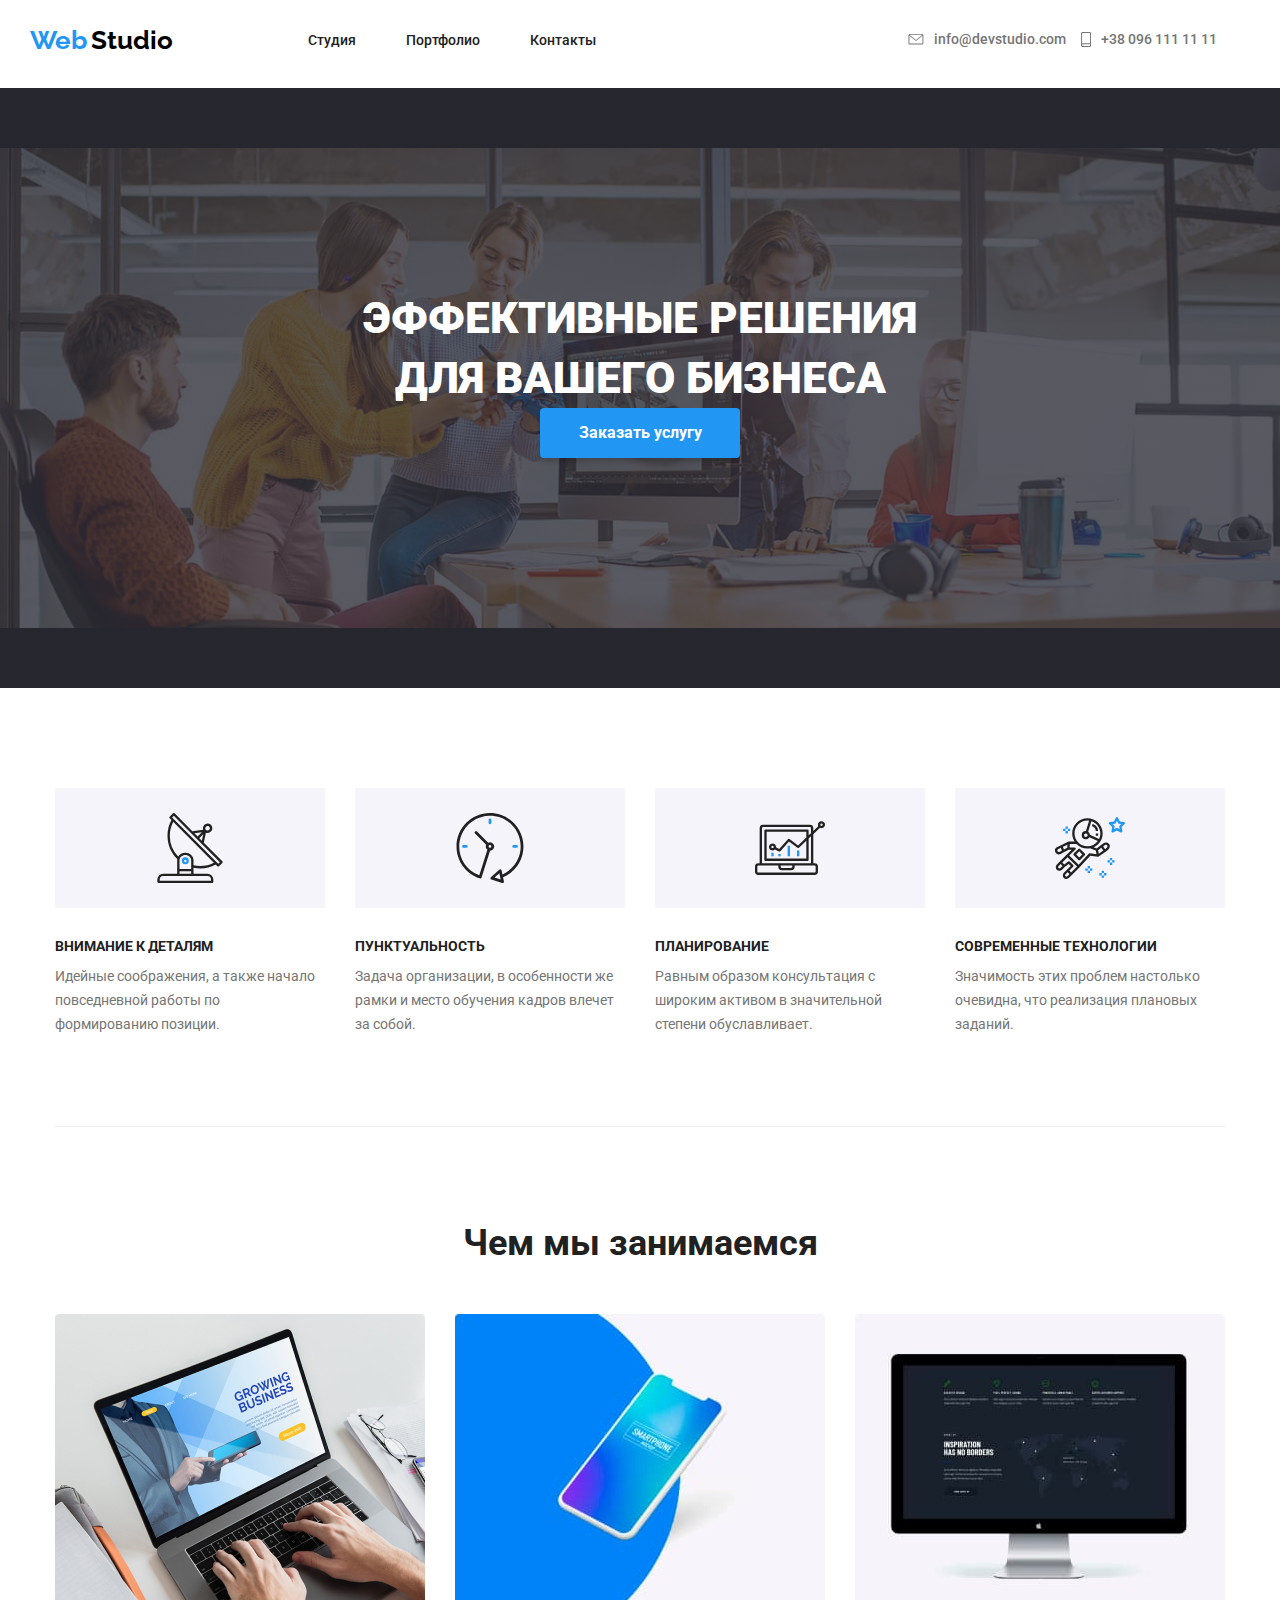
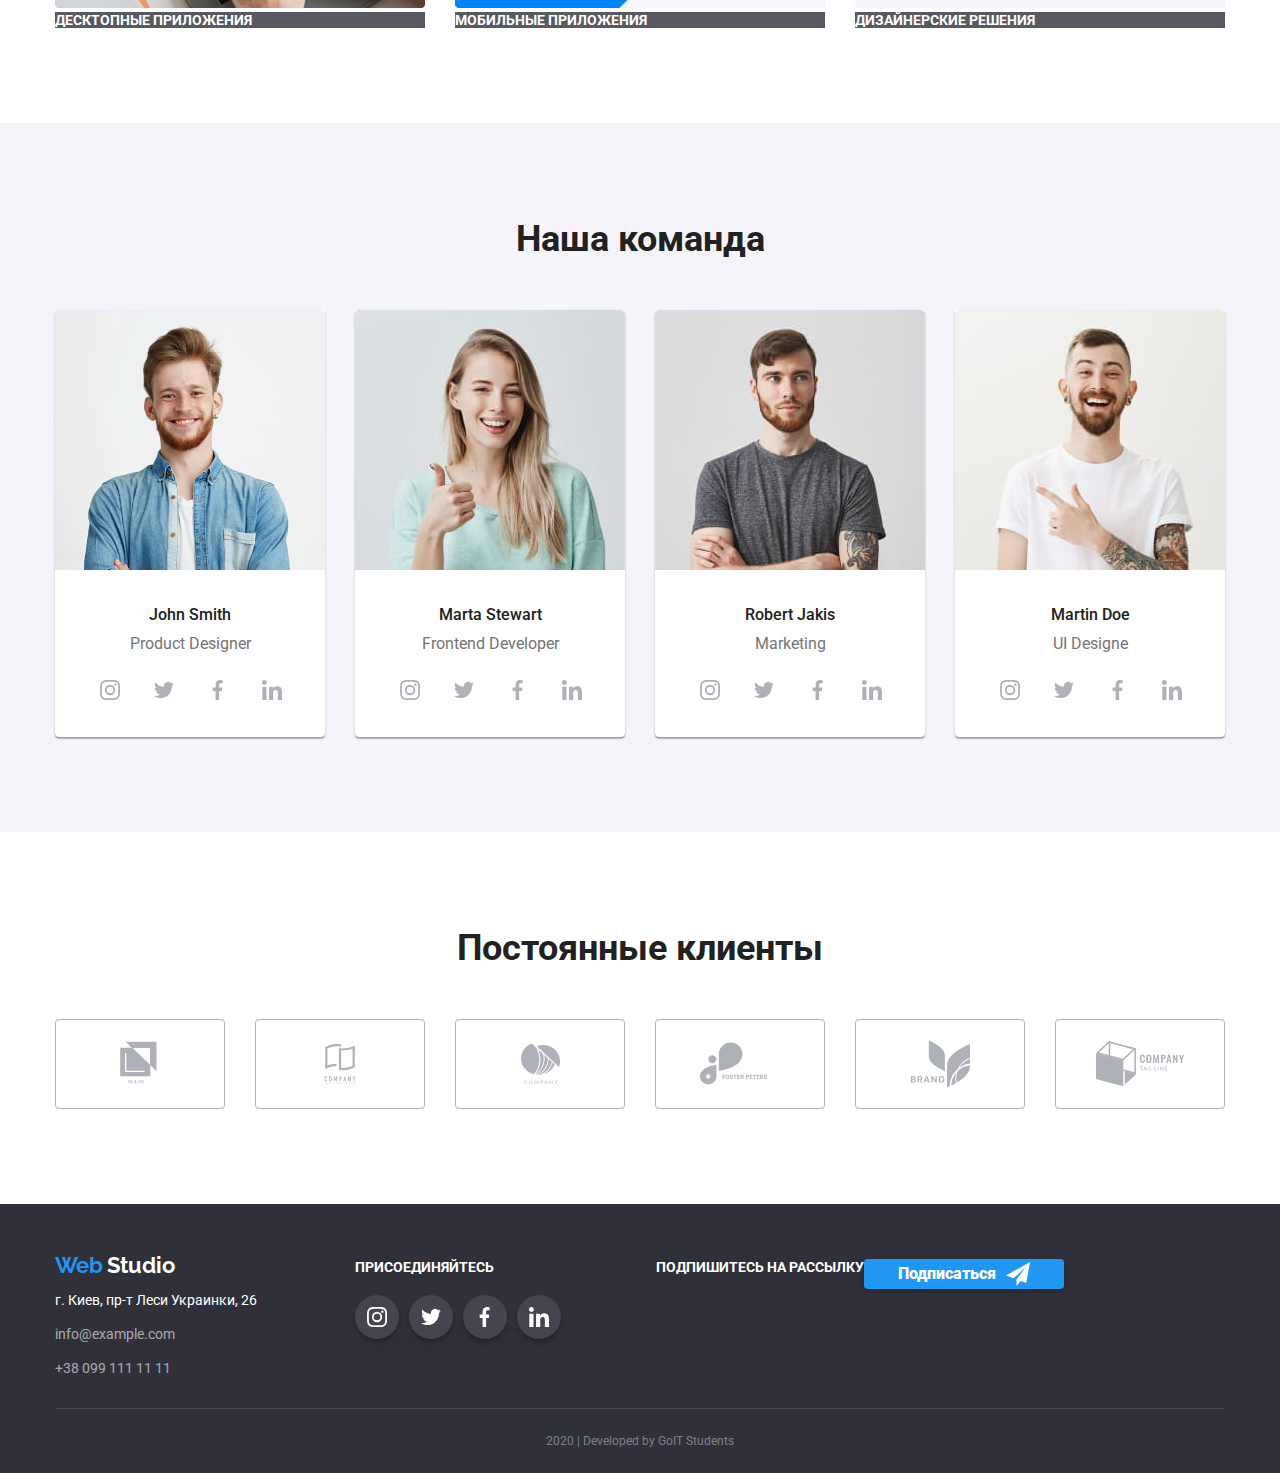
<file: index.html>
<!DOCTYPE html>
<html lang="en">

<head>
  <meta charset="UTF-8" />
  <meta name="viewport" content="width=device-width, initial-scale=1.0" />
  <link href="https://fonts.googleapis.com/css2?family=Raleway:wght@700&family=Roboto:wght@400;500;700;900&display=swap"
    rel="stylesheet" />
  <link rel="stylesheet" href="css/style.css" />
  <link rel="stylesheet" href="css/normalize.css" />
  <title>Web Studio</title>
</head>

<body>
  <!--LOgo and top navigation-->
  <header>
    <section class="header-section">
      <h2 class="invisible-item">Web studio</h2>
      <div class="header-container">
        <div class="section-nav-container">
          <div class="logo-container">
            <a class="logo-item" href="/"><span class="color-web">Web</span>
              <span class="color-studio">Studio</span></a>
          </div>
          <nav>
            <div class="nav-container">
              <div class="nav-container-item">
                <ul class="nav-list">
                  <li class="nav-item"><a href="index.html">Студия</a></li>
                  <li class="nav-item">
                    <a href="portfolio.html">Портфолио</a>
                  </li>
                  <li class="nav-item"><a href="#">Контакты</a></li>
                </ul>
              </div>
              <div class="adress-item-container">
                <ul class="adress-list">
                  <li class="adress-item">
                    <div class="number-site-container">
                      <a class="number-site" href="mailto:info@devstudio.com">
                        <svg class="icon-letter">
                          <use href="./images/icon-sprite.svg#icon-envelope">
                        </svg>
                        info@devstudio.com</a>
                    </div>
                  </li>
                  <li class="adress-item">
                    <div class="number-site-container">
                      <a class="number-site" href="tel:+380961111111">
                        <svg class="icon-smartfone">
                          <use href="./images/icon-sprite.svg#icon-smartphone"></use>
                        </svg>
                        +38 096 111 11 11</a>
                    </div>
                  </li>
                </ul>
              </div>
            </div>
          </nav>
        </div>
      </div>
    </section>
  </header>
  <main>
    <!---Banner-->
    <section class="banner">
      <h2 class="invisible-item">Баннер</h2>
      <div class="banner-container">
        <div class="banner-hero-icon">
          <div class="banner-item-container">
            <h1 class="banner-title">
              эффективные решения<br />
              для вашего бизнеса
            </h1>

            <button class="banner-button">Заказать услугу</button>

          </div>
        </div>
      </div>
    </section>
    <!---Advantages image-->
    <section class="advantages-section">
      <h2 class="invisible-item">Преимущества</h2>
      <div class="advantages-container">
        <ul class="advantages-list">
          <li class="advantages-item">
            <div class="icon-container">
              <svg class="icon-advantages">
                <use href="./images/icon-sprite.svg#icon-antenna"></use>
              </svg>
            </div>
            <h3 class="advantages-title">Внимание к деталям</h3>
            <p>
              Идейные соображения, а также начало повседневной работы по
              формированию позиции.
            </p>
          </li>
          <li class="advantages-item">
            <div class="icon-container">
              <svg class="icon-advantages">
                <use href="./images/icon-sprite.svg#icon-clock-1"></use>
              </svg>
            </div>
            <h3 class="advantages-title">Пунктуальность</h3>
            <p>
              Задача организации, в особенности же рамки и место обучения
              кадров влечет за собой.
            </p>
          </li>
          <li class="advantages-item">
            <div class="icon-container">
              <svg class="icon-advantages">
                <use href="./images/icon-sprite.svg#icon-diagram"></use>
              </svg>
            </div>
            <h3 class=" advantages-title">Планирование</h3>
            <p>
              Равным образом консультация с широким активом в значительной
              степени обуславливает.
            </p>
          </li>
          <li class="advantages-item">
            <div class="icon-container">
              <svg class="icon-advantages">
                <use href="./images/icon-sprite.svg#icon-astronaut"></use>
              </svg>
            </div>
            <h3 class="advantages-title">Современные технологии</h3>
            <p>
              Значимость этих проблем настолько очевидна, что реализация
              плановых заданий.
            </p>
          </li>
        </ul>
      </div>
    </section>
    <!--Portfolio-->
    <section class="portfolio main-section">
      <h2 class="section-title">Чем мы занимаемся</h2>
      <div class="portfolio-container">
        <ul class="portfolio-list">
          <li class="portfolio-item">
            <img src="images/img.jpg" alt="notepad" />
            <h3>Десктопные приложения</h3>
          </li>
          <li class="portfolio-item">
            <img src="images/box.jpg" alt="mobile image" />
            <h3>Мобильные приложения</h3>
          </li>
          <li class="portfolio-item">
            <img src="images/img_2.jpg" alt="" />
            <h3>Дизайнерские решения</h3>
          </li>
        </ul>
      </div>
    </section>
    <!--Team container-->
    <div class="team-container">
      <section class="team main-section">
        <h2 class="section-title">Наша команда</h2>
        <ul class="team-list">
          <li class="team-item">
            <img class="photo-item" src="images/john_smith.jpg" alt="Product Designer photo" />
            <p class="name-item">John Smith</p>
            <p class="specialty">Product Designer</p>
            <ul class="team-social-network-list">
              <li class="team-social-network-item">
                <a class="social-link" href="">
                  <svg class="social-icon">
                    <use href="./images/icon-sprite.svg#icon-instagram"></use>
                  </svg>
                </a>
              </li>
              <li class="team-social-network-item">
                <a class="social-link" href="">
                  <svg class="social-icon link-item">
                    <use href="./images/icon-sprite.svg#icon-twitter"></use>
                  </svg>
                </a>
              </li>
              <li class="team-social-network-item">
                <a class="social-link" href="">
                  <svg class="social-icon">
                    <use href="./images/icon-sprite.svg#icon-facebook"></use>
                  </svg>
                </a>
              </li>
              <li class="team-social-network-item">
                <a class="social-link" href="">
                  <svg class="social-icon">
                    <use href="./images/icon-sprite.svg#icon-linkedin"></use>
                  </svg>
                </a>
              </li>
            </ul>
          </li>
          <li class="team-item">
            <img class="photo-item" src="images/marta_stewart.jpg" alt="Frontend Developer photo" />
            <p class="name-item">Marta Stewart</p>
            <p class="specialty">Frontend Developer</p>
            <ul class="team-social-network-list">
              <li class="team-social-network-item">
                <a class="social-link" href="">
                  <svg class="social-icon">
                    <use href="./images/icon-sprite.svg#icon-instagram"></use>
                  </svg>
                </a>
              </li>
              <li class="team-social-network-item">
                <a class="social-link" href="">
                  <svg class="social-icon link-item">
                    <use href="./images/icon-sprite.svg#icon-twitter"></use>
                  </svg>
                </a>
              </li>
              <li class="team-social-network-item">
                <a class="social-link" href="">
                  <svg class="social-icon">
                    <use href="./images/icon-sprite.svg#icon-facebook"></use>
                  </svg>
                </a>
              </li>
              <li class="team-social-network-item">
                <a class="social-link" href="">
                  <svg class="social-icon">
                    <use href="./images/icon-sprite.svg#icon-linkedin"></use>
                  </svg>
                </a>
              </li>
            </ul>
          </li>
          <li class="team-item">
            <img class="photo-item" src="images/robert_jakis.jpg" alt="Marketing photo" />
            <p class="name-item">Robert Jakis</p>
            <p class="specialty">Marketing</p>
            <ul class="team-social-network-list">
              <li class="team-social-network-item">
                <a class="social-link" href="">
                  <svg class="social-icon">
                    <use href="./images/icon-sprite.svg#icon-instagram"></use>
                  </svg>
                </a>
              </li>
              <li class="team-social-network-item">
                <a class="social-link" href="">
                  <svg class="social-icon link-item">
                    <use href="./images/icon-sprite.svg#icon-twitter"></use>
                  </svg>
                </a>
              </li>
              <li class="team-social-network-item">
                <a class="social-link" href="">
                  <svg class="social-icon">
                    <use href="./images/icon-sprite.svg#icon-facebook"></use>
                  </svg>
                </a>
              </li>
              <li class="team-social-network-item">
                <a class="social-link" href="">
                  <svg class="social-icon">
                    <use href="./images/icon-sprite.svg#icon-linkedin"></use>
                  </svg>
                </a>
              </li>
            </ul>
          </li>
          <li class="team-item">
            <img class="photo-item" src="images/martin_doe.jpg" alt="UI Designer photo" />
            <p class="name-item">Martin Doe</p>
            <p class="specialty">UI Designe</p>
            <ul class="team-social-network-list">
              <li class="team-social-network-item">
                <a class="social-link" href="">
                  <svg class="social-icon">
                    <use href="./images/icon-sprite.svg#icon-instagram"></use>
                  </svg>
                </a>
              </li>
              <li class="team-social-network-item">
                <a class="social-link" href="">
                  <svg class="social-icon link-item">
                    <use href="./images/icon-sprite.svg#icon-twitter"></use>
                  </svg>
                </a>
              </li>
              <li class="team-social-network-item">
                <a class="social-link" href="">
                  <svg class="social-icon">
                    <use href="./images/icon-sprite.svg#icon-facebook"></use>
                  </svg>
                </a>
              </li>
              <li class="team-social-network-item">
                <a class="social-link" href="">
                  <svg class="social-icon">
                    <use href="./images/icon-sprite.svg#icon-linkedin"></use>
                  </svg>
                </a>
              </li>
            </ul>
          </li>
        </ul>
      </section>
    </div>
    <!--Customer-->
    <section class="customer main-section">
      <h2 class="invisible-item">Партнеры</h2>
      <div class="customer-container">
        <h2 class="section-title">Постоянные клиенты</h2>
        <ul class="customer-list">
          <li class="customer-item">
            <a class="customer-link" href="">
              <svg class="logo-1 customer-svg">
                <use href="./images/icon-sprite.svg#icon-logo-1"></use>
              </svg>
            </a>
          </li>
          <li class="customer-item">
            <a class="customer-link" href="">
              <svg class="logo-2 customer-svg">
                <use href="./images/icon-sprite.svg#icon-logo_2"></use>
              </svg>
            </a>
          </li>
          <li class="customer-item">
            <a class="customer-link" href="">
              <svg class="logo-3 customer-svg">
                <use href="./images/icon-sprite.svg#icon-logo_3"></use>
              </svg>
            </a>
          </li>
          <li class="customer-item">
            <a class="customer-link" href="">
              <svg class="logo-4 customer-svg">
                <use href="./images/icon-sprite.svg#icon-logo_4"></use>
              </svg>
            </a>
          </li>
          <li class="customer-item">
            <a class="customer-link" href="">
              <svg class="logo-5 customer-svg">
                <use href="./images/icon-sprite.svg#icon-logo_5"></use>
              </svg>
            </a>
          </li>
          <li class="customer-item">
            <a class="customer-link" href="">
              <svg class="logo-6 customer-svg">
                <use href="./images/icon-sprite.svg#icon-logo_6"></use>
              </svg>
            </a>
          </li>
        </ul>
      </div>
    </section>
    <!--Bottom container, logo , adress and social network-->
    <div class="adress-container">
      <div class="logo-adress-bot-container">
        <section>
          <h2 class="invisible-item">Адрес</h2>
          <div class="logo-adress-container">
            <a class="logo-item" href="/"><span class="color-web-bot">Web</span>
              <span class="color-studio-white">Studio</span></a>
            <address>
              <ul class="adress-list-bottom">
                <li class="adress-item-bottom">
                  <p>г. Киев, пр-т Леси Украинки, 26</p>
                </li>
                <li class="adress-item-bottom">
                  <a class="adress-site-number" href="#">info@example.com</a>
                </li>
                <li class="adress-item-bottom">
                  <a class="adress-site-number" href="tel:+">+38 099 111 11 11</a>
                </li>
              </ul>
            </address>
          </div>
        </section>
        <section class="social-network">
          <h2 class="invisible-item">Социальные сети</h2>
          <div class="social-network-container">
            <p>присоединяйтесь</p>
            <ul class="social-network-list-studio">
              <li class="social-item-bottom right-line">
                <a class="bottom-social-link" href="">
                  <svg class="bottom-icon">
                    <use href="./images/icon-sprite.svg#icon-instagram"></use>
                  </svg>
                </a>
              </li>
              <li class="social-item-bottom right-line">
                <a class="bottom-social-link" href="">
                  <svg class="bottom-icon">
                    <use href="./images/icon-sprite.svg#icon-twitter"></use>
                  </svg>
                </a>
              </li>
              <li class="social-item-bottom right-line">
                <a class="bottom-social-link" href="">
                  <svg class="bottom-icon">
                    <use href="./images/icon-sprite.svg#icon-facebook"></use>
                  </svg>
                </a>
              </li>
              <li class="social-item-bottom right-line">
                <a class="bottom-social-link" href="">
                  <svg class="bottom-icon">
                    <use href="./images/icon-sprite.svg#icon-linkedin"></use>
                  </svg></a>
              </li>
            </ul>
          </div>
        </section>
        <section class="mailing">
          <div class="mailing-container">
            <h2 class="invisible-item">Рассылка</h2>
            <p>Подпишитесь на рассылку</p>
            <div class="mailing-site">
              <a class="send-mail" href="">Подписаться</a>
            </div>
          </div>
        </section>
      </div>
    </div>
  </main>
  <footer>
    <p>2020 | Developed by GoIT Students</p>
  </footer>
</body>

</html>
</file>
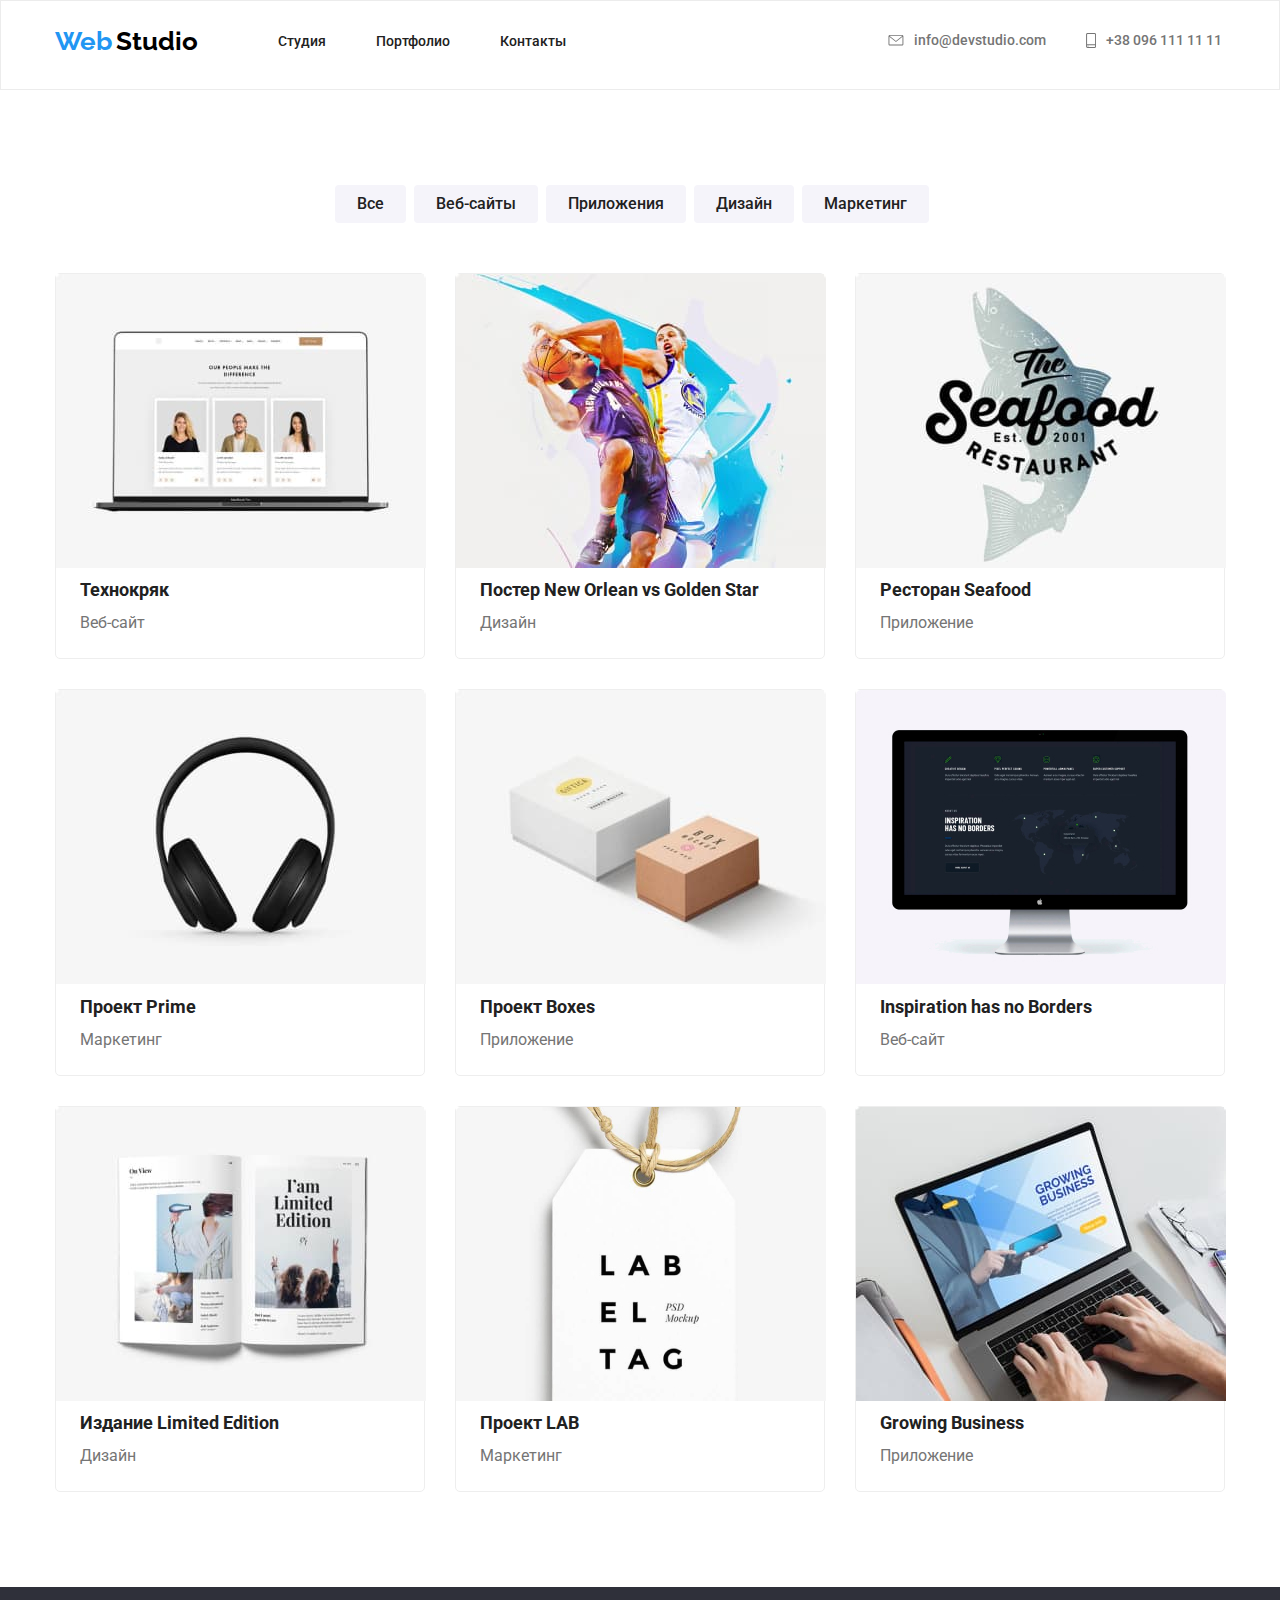
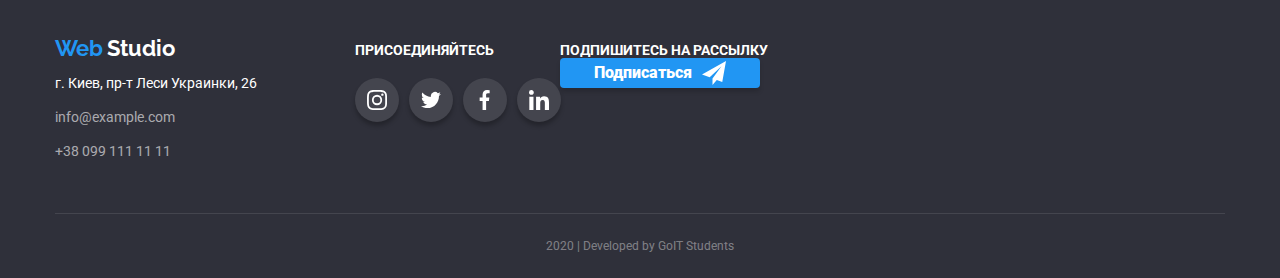
<file: portfolio.html>
<!DOCTYPE html>
<html lang="en">

<head>
  <meta charset="UTF-8" />
  <meta name="viewport" content="width=device-width, initial-scale=1.0" />
  <title>Portfolio</title>
  <link rel="stylesheet"
    href="https://fonts.googleapis.com/css2?family=Raleway:wght@700&family=Roboto:wght@400;500;700;900&display=swap" />
  <link rel="stylesheet" href="css/normalize.css" />
  <link rel="stylesheet" href="css/portfolio.css" />
</head>

<body>
  <header>
    <div class="header-container">
      <section class="header-section">
        <h2 class="invisible-item">Web studio</h2>
        <div class="section-nav-container">
          <div class="logo-container">
            <a class="logo-item" href="/"><span class="color-web">Web</span>
              <span class="color-studio">Studio</span></a>
          </div>
          <nav>
            <div class="nav-container">
              <div class="nav-container-item">
                <ul class="nav-list">
                  <li class="nav-item"><a href="index.html">Студия</a></li>
                  <li class="nav-item">
                    <a href="portfolio.html">Портфолио</a>
                  </li>
                  <li class="nav-item"><a href="#">Контакты</a></li>
                </ul>
              </div>
              <div class="adress-item-container">
                <ul class="adress-list">
                  <li class="adress-item">
                    <div class="number-site-container">
                      <a class="number-site" href="mailto:info@devstudio.com">
                        <svg class="icon-letter">
                          <use href="./images/icon-sprite.svg#icon-envelope">
                        </svg>
                        info@devstudio.com</a>
                    </div>
                  </li>
                  <li class="adress-item">
                    <div class="number-site-container">
                      <a class="number-site" href="tel:+380961111111">
                        <svg class="icon-smartfone">
                          <use href="./images/icon-sprite.svg#icon-smartphone"></use>
                        </svg>
                        +38 096 111 11 11</a>
                    </div>
                  </li>
                </ul>
              </div>
            </div>
          </nav>
        </div>
      </section>
    </div>
  </header>
  <main>
    <section class="navigation-section">
      <h2 class="invisible-item">Навигация</h2>
      <div class="navigation-container">
        <ul class="navigtion-list">
          <li class="navigation-item item-position">
            <a class="navigation-link" href="">Все</a></li>
          <li class=" navigation-item item-position">
            <a class="navigation-link" href="">Веб-сайты</a>
          </li>
          <li class="navigation-item item-position">
            <a class="navigation-link" href="">Приложения</a>
          </li>
          <li class="navigation-item item-position">
            <a class="navigation-link" href="">Дизайн</a>
          </li>
          <li class="navigation-item item-position">
            <a class="navigation-link" href="">Маркетинг</a>
          </li>
        </ul>
      </div>
    </section>
    <div class="main-item-container">
      <ul class="main-list">
        <li class="main-item">
          <img src="images/tehno.jpg" alt="" />
          <div class="signature">
            <p class="top-signature">Технокряк</p>
            <p class="bot-signature">Веб-сайт</p>
          </div>
        </li>
        <li class="main-item">
          <img src="images/basketball.jpg" alt="" />
          <div class="signature">
            <p class="top-signature">Постер New Orlean vs Golden Star</p>
            <p class="bot-signature">Дизайн</p>
          </div>
        </li>
        <li class="main-item">
          <img src="images/restaurant.jpg" alt="" />
          <div class="signature">
            <p class="top-signature">Ресторан Seafood</p>
            <p class="bot-signature">Приложение</p>
          </div>
        </li>
        <li class="main-item">
          <img src="images/market.jpg" alt="" />
          <div class="signature">
            <p class="top-signature">Проект Prime</p>
            <p class="bot-signature">Маркетинг</p>
          </div>
        </li>
        <li class="main-item">
          <img src="images/attachment.jpg" alt="" />
          <div class="signature">
            <p class="top-signature">Проект Boxes</p>
            <p class="bot-signature">Приложение</p>
          </div>
        </li>
        <li class="main-item">
          <img src="images/web.jpg" alt="" />
          <div class="signature">
            <p class="top-signature">Inspiration has no Borders</p>
            <p class="bot-signature">Веб-сайт</p>
          </div>
        </li>
        <li class="main-item">
          <img src="images/design.jpg" alt="" />
          <div class="signature">
            <p class="top-signature">Издание Limited Edition</p>
            <p class="bot-signature">Дизайн</p>
          </div>
        </li>
        <li class="main-item">
          <img src="images/lab.jpg" alt="" />
          <div class="signature">
            <p class="top-signature">Проект LAB</p>
            <p class="bot-signature">Маркетинг</p>
          </div>
        </li>
        <li class="main-item">
          <img src="images/image.jpg" alt="" />
          <div class="signature">
            <p class="top-signature">Growing Business</p>
            <p class="bot-signature">Приложение</p>
          </div>
        </li>
      </ul>
    </div>
    <div class="adress-container">
      <section class="adress">
        <h2 class="invisible-item">Адрес</h2>
        <div class="logo-adress-bot-container">
          <a class="logo-item" href="/"><span class="color-web-bot">Web</span>
            <span class="color-studio-white">Studio</span></a>
          <address>
            <ul class="adress-list-bottom">
              <li class="adress-item-bottom">
                <p>г. Киев, пр-т Леси Украинки, 26</p>
              </li>
              <li class="adress-item-bottom">
                <a class="adress-site-number" href="#">info@example.com</a>
              </li>
              <li class="adress-item-bottom">
                <a class="adress-site-number" href="tel:+">+38 099 111 11 11</a>
              </li>
            </ul>
          </address>
        </div>
        <div class="social-network-container">
          <section class="social-network">
            <h2 class="invisible-item">Социальные сети</h2>
            <p>присоединяйтесь</p>
            <ul class="social-network-list-studio">
              <li class="social-item-bottom right-line">
                <a class="bottom-social-link" href="">
                  <svg class="bottom-icon">
                    <use href="./images/icon-sprite.svg#icon-instagram"></use>
                  </svg>
                </a>
              </li>
              <li class="social-item-bottom right-line">
                <a class="bottom-social-link" href="">
                  <svg class="bottom-icon">
                    <use href="./images/icon-sprite.svg#icon-twitter"></use>
                  </svg>
                </a>
              </li>
              <li class="social-item-bottom right-line">
                <a class="bottom-social-link" href="">
                  <svg class="bottom-icon">
                    <use href="./images/icon-sprite.svg#icon-facebook"></use>
                  </svg>
                </a>
              </li>
              <li class="social-item-bottom right-line">
                <a class="bottom-social-link" href="">
                  <svg class="bottom-icon">
                    <use href="./images/icon-sprite.svg#icon-linkedin"></use>
                  </svg></a>
              </li>
            </ul>
          </section>
        </div>
        <div class="mailing-container">
          <section class="mailing">
            <h2 class="invisible-item">Рассылка</h2>
            <p>Подпишитесь на рассылку</p>
            <div class="mailing-site">
              <a class="send-mail" href="">Подписаться</a>
            </div>
          </section>
        </div>
      </section>
    </div>
  </main>
  <footer>
    <p>2020 | Developed by GoIT Students</p>
  </footer>
</body>

</html>
</file>
<file: css/style.css>
* {
  margin: 0;
  padding: 0;
  box-sizing: border-box;
}
:root {
  --footer-color: #2f303a;
  --title-mailing: #2196f3;
}
li {
  list-style-type: none;
}
.invisible-item {
  display: none;
}
.section-title {
  margin-bottom: 50px;
}
.main-section {
  padding-top: 95px;
}
.header-container {
  width: 100%;
}
.section-nav-container {
  width: 1220px;
  margin: auto;
  display: flex;
  align-items: center;
}
.header-section {
  padding-top: 25px;
  padding-bottom: 32px;
}
.logo-item {
  text-decoration: none;
}
.color-web {
  font-family: "Raleway";
  font-style: normal;
  font-weight: bold;
  font-size: 26px;
  line-height: 31px;
  color: var(--title-mailing);
}
.color-studio {
  font-family: "Raleway";
  font-style: normal;
  font-weight: bold;
  font-size: 26px;
  line-height: 31px;
  color: #000000;
}
nav a {
  font-family: "roboto";
  text-decoration: none;
  font-style: normal;
  font-weight: 500;
  font-size: 14px;
  line-height: 16px;
  color: #212121;
}
.nav-container {
  display: flex;
}
.nav-container-item {
  width: 295px;
  margin-left: 135px;
}
.nav-list {
  display: flex;
}
.nav-item:not(:last-child) {
  margin-right: 50px;
}
.adress-list {
  display: flex;
  width: 330px;
  margin-left: 305px;
}
.adress-item {
  display: inline-flex;
  justify-content: center;
  align-content: center;
}
.adress-item:not(:last-child) {
  margin-right: 15px;
}
.number-site {
  color: #757575;
  display: flex;
  align-items: center;
}
.number-site:hover{
  color: #2196f3;
}
.icon-letter{
  fill:#757575;
  width: 16px;
  height: 11.2px;
  fill: currentColor;
  margin-right: 10px;
}
.icon-smartfone{
  width: 10px;
  height: 15px;
  fill: currentColor;
  margin-right: 10px;

}
.banner-container {
  width: 100%;
}
.banner-hero-icon {
  max-width: 1600px;
  height: 600px;
  background-size: cover;
  background-color: #000000;
  background-image: linear-gradient(
      to right,
      rgba(47, 48, 58, 0.8),
      rgba(47, 48, 58, 0.8)
    ),
    url(../images/Header_img.jpg);
  background-position: center;
  background-size: contain;
  background-repeat: no-repeat;
  text-align: center;
  margin: auto;
}

.banner-title {
  margin: 0;
  padding-top: 200px;
  font-family: "roboto";
  font-style: normal;
  font-weight: 900;
  font-size: 44px;
  line-height: 60px;
  text-transform: uppercase;
  color: #ffffff;
}
.banner-button {
  font-family: "roboto";
  text-decoration: none;
  font-style: normal;
  font-weight: bold;
  font-size: 16px;
  line-height: 30px;
  width: 200px;
  padding-top: 10px;
  padding-bottom: 10px;
  border: none;
  box-shadow: 0px 4px 4px rgba(0, 0, 0, 0.15);
  border-radius: 4px;
  background-color: var(--title-mailing);
  color: #ffffff;
}
.advantages-container {
  width: 100%;
}
.advantages-section {
  padding-top: 100px;
}
.advantages-list {
  width: 1170px;
  margin: auto;
  display: flex;
  border-bottom: 1px solid #ececec;
}
.advantages-item {
  width: 270px;
}

.advantages-item:not(:last-child) {
  margin-right: 30px;
}
.advantages-title {
  font-family: "roboto";
  text-transform: uppercase;
  font-style: normal;
  font-weight: bold;
  font-size: 14px;
  line-height: 16px;
  color: #212121;
  margin-bottom: 10px;
}
.icon-container{
  display: flex;
  justify-content: center;
  background-color: #F5F4FA;
  margin-bottom: 30px;
  justify-content: center;
}
.icon-advantages{
  width: 70px;
  height: 70px;
  margin: 25px 0;
}

.advantages-item p {
  font-family: "roboto";
  font-style: normal;
  font-weight: normal;
  font-size: 14px;
  line-height: 24px;
  color: #757575;
  margin-bottom: 90px;
}
.portfolio-container {
  width: 100%;
}
.portfolio-list {
  width: 1170px;
  margin: auto;
  display: flex;
}
.portfolio-item {
  margin-bottom: 95px;
}
.portfolio-item:not(:last-child) {
  width: 370px;
  margin-right: 30px;
}
.portfolio h2 {
  text-align: center;
  font-family: "roboto";
  font-style: normal;
  font-weight: bold;
  font-size: 36px;
  line-height: 42px;
  color: #212121;
}
.portfolio h3 {
  font-family: "roboto";
  font-style: normal;
  font-weight: bold;
  font-size: 14px;
  line-height: 16px;
  text-transform: uppercase;
  color: #ffffff;
  background-color: rgba(47, 48, 58, 0.8);
}
.team-container {
  width: 100%;
  background-color: #f5f4fa;
}
.team-list {
  width: 1170px;
  margin: auto;
  display: flex;
}
.team-item {
  background-color: #ffffff;
  box-shadow: 0px 2px 1px rgba(0, 0, 0, 0.2), 0px 1px 1px rgba(0, 0, 0, 0.14),
    0px 1px 3px rgba(0, 0, 0, 0.12);
  border-radius: 4px;
  margin-bottom: 95px;
}
.team-item:not(:last-child) {
  margin-right: 30px;
}
.team-social-network-list {
  width: 205px;
  display: flex;
  margin: auto;
  margin-bottom: 25px;
  background-color: #ffffff;
}
.team-social-network-item{
  margin-right: 10px;
}
.social-link{
  width: 44px;
  height: 44px;
  border-radius: 50%;
  display: flex;
  justify-content: center;
  align-items: center;
  cursor: pointer;
}
.social-link:hover{
  background-color: var(--title-mailing);
}
.social-link:hover svg{
  fill: #ffffff;
}
.social-icon{
  width: 20px;
  height: 20px;
  fill: #AFB1B8;
  
}
.photo-item {
  margin-bottom: 30px;
}
.team h2 {
  text-align: center;
  font-family: "roboto";
  font-style: normal;
  font-weight: bold;
  font-size: 36px;
  line-height: 42px;
  color: #212121;
}
.name-item {
  text-align: center;
  font-family: "roboto";
  font-style: normal;
  font-weight: 500;
  font-size: 16px;
  line-height: 19px;
  color: #212121;
  margin-bottom: 10px;
}
.specialty {
  text-align: center;
  font-family: "roboto";
  font-style: normal;
  font-weight: normal;
  font-size: 16px;
  line-height: 19px;
  color: #757575;
  margin-bottom: 15px;
}
.customer-container {
  width: 100%;
}
.customer-list {
  display: flex;
  width: 1170px;
  margin: auto;
}
.logo-1{
  width: 44.27px;
}
.logo-2{
  width: 40px;
}
.logo-3{
  width: 41px;
}
.logo-4{
  width: 79.66px;
}
.logo-5{
  width: 59px;
}
.logo-6{
  width: 88.48px;
}
.customer-svg{
  fill: #AFB1B8;
}
.customer-link {
  width: 170px;
  height: 90px;
  border: 1px solid #afb1b8;
  border-radius: 4px;
  display: flex;
  margin-bottom: 95px;
  align-items: center;
  justify-content: center;
  cursor: pointer;
}
.customer-link:hover{
  border-color: var(--title-mailing);
}
.customer-link:hover svg{
  fill:var(--title-mailing) ;

}
.customer-item:not(:last-child) {
  margin-right: 30px;
}
.customer h2 {
  text-align: center;
  font-family: "roboto";
  font-style: normal;
  font-weight: bold;
  font-size: 36px;
  line-height: 42px;
  color: #212121;
}
footer {
  background-color: var(--footer-color);
  display: flex;
  justify-content: center;
  padding-top: 20px;
  padding-bottom: 20px;
}
footer p {
  font-family: "roboto";
  font-style: normal;
  font-weight: normal;
  font-size: 12px;
  line-height: 24px;
  color: rgba(255, 255, 255, 0.4);
}
.adress-container {
  width: 100%;
  background-color: var(--footer-color);
}
.logo-adress-bot-container {
  background-color: var(--footer-color);
  width: 1170px;
  display: flex;
  margin: auto;
  border-bottom: 1px solid rgba(255, 255, 255, 0.1);
}
.logo-adress-container {
  margin-top: 48px;
  margin-bottom: 28px;
}
.adress-list-bottom {
  width: 230px;
  flex-direction: column;
  justify-content: center;
  margin-top: 10px;
}
.adress-item-bottom:not(:first-child) {
  margin-top: 10px;
}
.social-network-container {
  margin-left: 70px;
  margin-top: 55px;
}
.social-network-list-studio {
  display: flex;
  margin-top: 20px;
}
.social-item-bottom {
  width: 44px;
  height: 44px;
  justify-content: center;
}
.right-line:not(:last-child) {
  margin-right: 10px;
}
.bottom-social-link{
  width: 44px;
  height: 44px;
  border-radius: 50%;
  background-color: rgba(255, 255, 255, 0.1);;
  display: flex;
  align-items: center;
  justify-content: center;
  box-shadow: 0px 4px 4px rgba(0, 0, 0, 0.25);
  cursor: pointer;
}
.bottom-social-link:hover{
  background-color: var(--title-mailing);

}
.bottom-icon{
  width: 20px;
  height: 20px;
  fill: #ffffff;
}
.mailing-container {
  width: 570px;
  display: flex;
  margin-left: 95px;
  margin-top: 55px;
}
.color-web-bot {
  font-family: "Raleway";
  font-style: normal;
  font-weight: bold;
  font-size: 22px;
  line-height: 26px;
  color: var(--title-mailing);
}
.color-studio-white {
  font-family: "Raleway";
  font-style: normal;
  font-weight: bold;
  font-size: 22px;
  line-height: 26px;
  color: #ffffff;
}
address p {
  font-family: "roboto";
  font-style: normal;
  font-weight: normal;
  font-size: 14px;
  line-height: 24px;
  color: #ffffff;
  margin: 0;
}
address a {
  font-family: "roboto";
  text-decoration: none;
  font-style: normal;
  font-weight: normal;
  font-size: 14px;
  line-height: 24px;
  color: rgba(255, 255, 255, 0.6);
}
.social-network p {
  font-family: "roboto";
  font-style: normal;
  font-weight: bold;
  font-size: 14px;
  line-height: 16px;
  text-transform: uppercase;
  color: #ffffff;
}
.mailing p {
  font-family: "roboto";
  font-style: normal;
  font-weight: bold;
  font-size: 14px;
  line-height: 16px;
  text-transform: uppercase;
  color: #ffffff;
}
.mailing-site {
  width: 200px;
  box-shadow: 0px 4px 4px rgba(0, 0, 0, 0.15);
  background-color: var(--title-mailing);
  border-radius: 4px;
  display: inline-flex;
  justify-content: center;
  align-items: center;
}
.mailing-site::after {
  width: 24px;
  height: 24px;
  background-image: url(../images/icon_send.svg);
  background-size: contain;
  content: "";
  margin-left: 10px;
}
.send-mail {
  font-family: "roboto";
  text-decoration: none;
  color: #ffffff;
  font-style: normal;
  font-weight: 900;
  font-size: 16px;
  line-height: 30px;
}
</file>
<file: css/portfolio.css>
* {
  margin: 0;
  padding: 0;
  box-sizing: border-box;
}

:root {
  --footer-color: #2f303a;
  --title-mailing: #2196f3;
}
li {
  list-style-type: none;
}
.invisible-item {
  display: none;
}
.header-container {
  width: 100%;
  border: 1px solid #ececec;
}
.header-section {
  padding-top: 25px;
  padding-bottom: 32px;
}
.section-nav-container {
  width: 1170px;
  margin: auto;
  display: flex;
  align-items: center;
}
.logo-item {
  text-decoration: none;
}
.nav-container {
  display: flex;
}
.nav-container-item {
  width: 295px;
  margin-left: 80px;
}
.nav-list {
  display: flex;
}
.nav-item:not(:last-child) {
  margin-right: 50px;
}
.adress-list {
  display: flex;
  margin-left: 305px;
}
.adress-item {
  display: flex;
  justify-content: center;
}
.adress-item:not(:last-child) {
  margin-right: 30px;
}
.color-web {
  font-family: "Raleway";
  font-style: normal;
  font-weight: bold;
  font-size: 26px;
  line-height: 31px;
  color: var(--title-mailing);
}
.color-studio {
  font-family: "Raleway";
  font-style: normal;
  font-weight: bold;
  font-size: 26px;
  line-height: 31px;
  color: #000000;
}
nav a {
  font-family: "roboto";
  text-decoration: none;
  font-style: normal;
  font-weight: 500;
  font-size: 14px;
  line-height: 16px;
  color: #212121;
}
.number-site-container {
  margin-left: 10px;
}
.number-site {
  color: #757575;
  display: flex;
  align-items: center;
}
.number-site:hover{
  color: #2196f3;
}
.icon-letter{
  fill:#757575;
  width: 16px;
  height: 11.2px;
  fill: currentColor;
  margin-right: 10px;
}
.icon-smartfone{
  width: 10px;
  height: 15px;
  fill: currentColor;
  margin-right: 10px;

}
.navigation-section {
  padding-top: 95px;
}
.navigation-container {
  width: 610px;
  margin: auto;
}
.navigtion-list {
  display: flex;
}
.navigation-item {
  background-color: #f5f4fa;
  border-radius: 4px;
  padding: 6px 22px 6px 22px;
  margin-bottom: 50px;
  cursor: pointer;
}
.navigation-item:hover{
  background-color: var(--title-mailing);

}
.navigation-item:hover a{
  color: #ffffff ;
}

.item-position:not(:last-child) {
  margin-right: 8px;
}
.main-item-container {
  width: 1200px;
  margin: auto;
  padding-left: 15px;
  padding-right: 15px;
}
.main-list {
  display: flex;
  flex-wrap: wrap;
  margin-bottom: 95px;
}
.main-item {
  width: 370px;
  border: 1px solid #eeeeee;
  border-radius: 5px;
  margin-right: 30px;
  cursor: pointer;
}
.main-item:hover{
  box-shadow: 1px 4px 6px rgba(0, 0, 0, 0.16), 0px 4px 4px rgba(0, 0, 0, 0.06), 0px 1px 1px rgba(0, 0, 0, 0.12);
border-radius: 5px;
}
.signature {
  width: 320px;
  margin: auto;
  margin-bottom: 20px;
}
.main-item:nth-child(3n) {
  margin-right: 0;
}
.main-item:nth-child(n + 4) {
  margin-top: 30px;
}
.navigation-container a {
  font-family: "roboto";
  text-decoration: none;
  font-style: normal;
  font-weight: 500;
  font-size: 16px;
  line-height: 26px;
  color: #212121;
}
.top-signature {
  font-family: "roboto";
  font-style: normal;
  font-weight: 700;
  font-size: 18px;
  line-height: 36px;
  color: #212121;
}
.bot-signature {
  font-family: "roboto";
  font-style: normal;
  font-weight: normal;
  font-size: 16px;
  line-height: 30px;
  color: #757575;
}
.adress-container {
  width: 100%;
  background-color: var(--footer-color);
}
footer {
  background-color: var(--footer-color);
  display: flex;
  justify-content: center;
  padding-top: 20px;
  padding-bottom: 20px;
}
footer p {
  font-family: "roboto";
  font-style: normal;
  font-weight: 400;
  font-size: 12px;
  line-height: 24px;
  color: rgba(255, 255, 255, 0.4);
}
.adress-container {
  width: 100%;
  background-color: var(--footer-color);
}
.adress {
  background-color: var(--footer-color);
  width: 1170px;
  display: flex;
  margin: auto;
  border-bottom: 1px solid rgba(255, 255, 255, 0.1);
  padding-bottom: 30px;
}
.logo-adress-bot-container {
  margin-top: 48px;
}
.adress-list-bottom {
  width: 230px;
  flex-direction: column;
  justify-content: center;
  margin-top: 10px;
}
.adress-item-bottom:not(:first-child) {
  margin-top: 10px;
}
.social-network-container {
  width: 205px;
  margin-top: 55px;
  margin-left: 70px;
}
.bottom-social-link{
  width: 44px;
  height: 44px;
  border-radius: 50%;
  background-color: rgba(255, 255, 255, 0.1);;
  display: flex;
  align-items: center;
  justify-content: center;
  box-shadow: 0px 4px 4px rgba(0, 0, 0, 0.25);
  cursor: pointer;
}
.bottom-social-link:hover{
  background-color: var(--title-mailing);

}
.bottom-icon{
  width: 20px;
  height: 20px;
  fill: #ffffff;
}
.social-network-list-studio {
  display: flex;
  margin-top: 20px;
}
.social-item-bottom {
  width: 44px;
  height: 44px;
  justify-content: center;
}
.right-line:not(:last-child) {
  margin-right: 10px;
}

.color-web-bot {
  font-family: "Raleway";
  font-style: normal;
  font-weight: bold;
  font-size: 22px;
  line-height: 26px;
  color: var(--title-mailing);
}
.mailing-site {
  width: 200px;
  box-shadow: 0px 4px 4px rgba(0, 0, 0, 0.15);
  background-color: var(--title-mailing);
  border-radius: 4px;
  display: flex;
  justify-content: center;
  align-items: center;
}
.mailing-container {
  width: 570px;
  display: flex;
  margin-top: 55px;
  margin-bottom: 95px;
}
.mailing-site::after {
  width: 24px;
  height: 24px;
  background-image: url(../images/icon_send.svg);
  background-size: contain;
  content: "";
  margin-left: 10px;
}

.color-studio-white {
  font-family: "Raleway";
  font-style: normal;
  font-weight: bold;
  font-size: 22px;
  line-height: 26px;
  color: #ffffff;
}
address p {
  font-family: "roboto";
  font-style: normal;
  font-weight: normal;
  font-size: 14px;
  line-height: 24px;
  color: #ffffff;
}
address a {
  font-family: "roboto";
  text-decoration: none;
  font-style: normal;
  font-weight: normal;
  font-size: 14px;
  line-height: 24px;
  color: rgba(255, 255, 255, 0.6);
}
.social-network p {
  font-family: "roboto";
  font-style: normal;
  font-weight: bold;
  font-size: 14px;
  line-height: 16px;
  text-transform: uppercase;
  color: #ffffff;
}
.mailing p {
  font-family: "roboto";
  font-style: normal;
  font-weight: 700;
  font-size: 14px;
  line-height: 16px;
  text-transform: uppercase;
  color: #ffffff;
}
.send-mail {
  font-family: "roboto";
  text-decoration: none;
  background-color: var(--title-mailing);
  color: #ffffff;
  font-style: 400;
  font-weight: 900;
  font-size: 16px;
  line-height: 30px;
}
</file>
